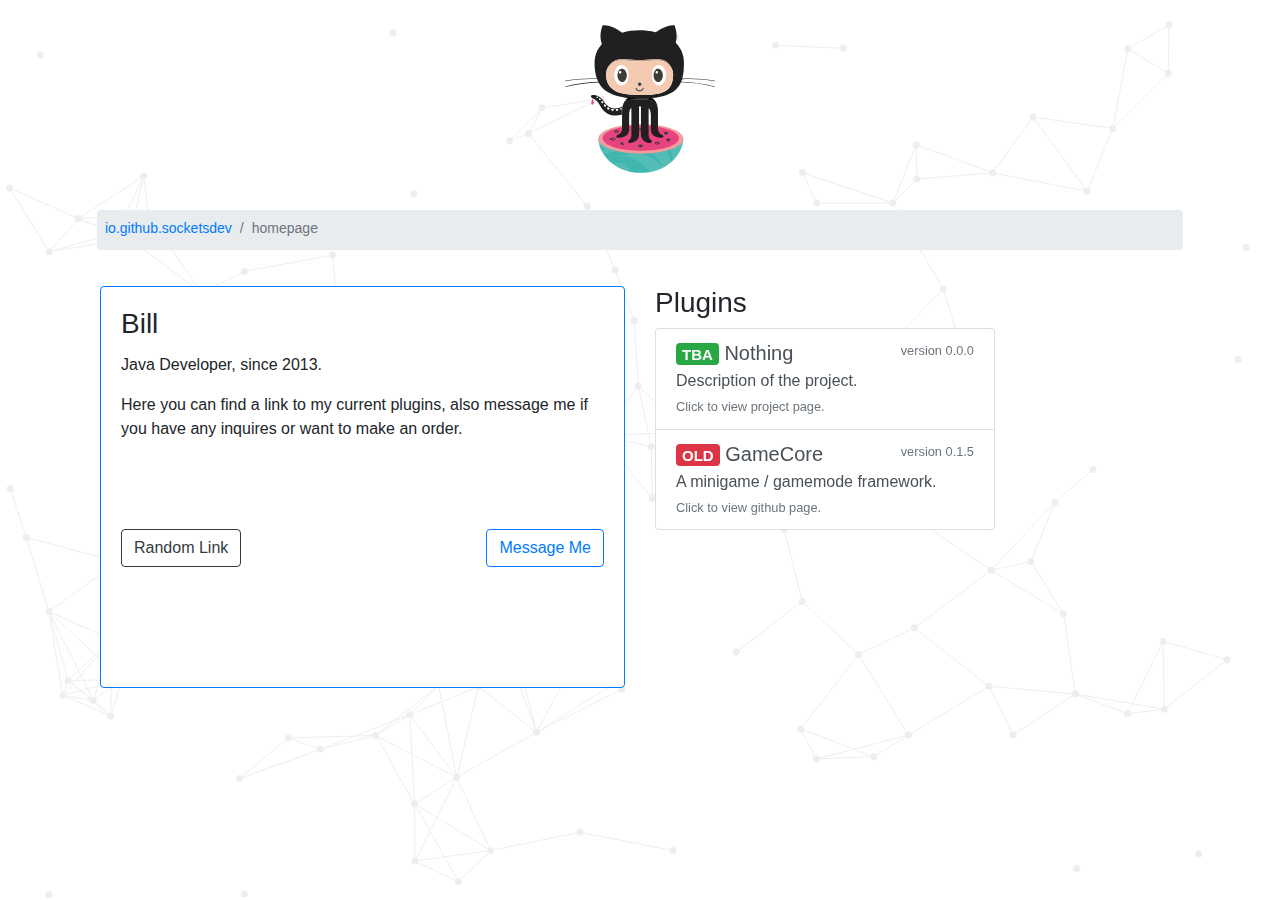
<file: index.html>
<html>
<head>
<!-- Latest compiled and minified CSS -->
<link rel="stylesheet" href="https://maxcdn.bootstrapcdn.com/bootstrap/4.0.0/css/bootstrap.min.css" integrity="sha384-Gn5384xqQ1aoWXA+058RXPxPg6fy4IWvTNh0E263XmFcJlSAwiGgFAW/dAiS6JXm" crossorigin="anonymous">

<!-- Latest compiled and minified JavaScript -->
<script src="https://cdn.polyfill.io/v2/polyfill.js"></script>
<!------ Include the above in your HEAD tag ---------->
<link rel="stylesheet" type="text/css" href="https://socketsdev.github.io/style.css">
<script src="https://ajax.googleapis.com/ajax/libs/jquery/3.3.1/jquery.min.js"></script>
</head>

<body>

<div class="container">

	<!-- I am aware that this source code is trash and ugly, I am not a web developer by any means -->

	<br>
        
        <div class="row">                
            <div class="iconmelon">
              <svg viewBox="0 0 32 32">
                <g filter="">
                  <use xlink:href="#git"></use>
                </g>
              </svg>
            </div>
        </div>

        <br>

<nav aria-label="breadcrumb">
  <ol class="breadcrumb">
    <li class="breadcrumb-item"><a href="index.html">io.github.socketsdev</a></li>
    <li class="breadcrumb-item active" aria-current="page">homepage</li>
  </ol>
</nav>

<div class="container h-110">
    <div class="row h-50 py-4">
        <div class="col-6">
            <div class="card h-100 border-primary">
                <div class="card-body">
                    <h3 class="card-title">Bill </h3><p>Java Developer, since 2013.</p>
                    <p class="card-text">
                    	Here you can find a link to my current plugins, also message me if you have any inquires or want to make an order.
                    	<br><br><br><br>
                    </p>
                    <a href="#" class="btn btn-outline-dark" onclick="randomlink()">Random Link</a>
                    <div style="float: right;"><a href="https://www.mc-market.org/conversations/add?to=Bill" class="btn btn-outline-primary">Message Me</a></div>
                </div>
            </div>
        </div>
        <div class="col-md-4">
            <div class="panel panel-default">
                <div class="panel-heading">
                    <h3 class="panel-title">
                        Plugins</h3>
                </div>
<div class="list-group">
	<a href="#project" class="list-group-item list-group-item-action flex-column align-items-start">
    <div class="d-flex w-100 justify-content-between">
      <h5 class="mb-1"><span class="badge badge-success">TBA</span> Nothing</h5>
      <small class="text-muted"> version 0.0.0</small>
    </div>
    <p class="mb-1">Description of the project.</p>
    <small class="text-muted">Click to view project page.</small>
  </a>
  <a href="https://github.com/SocketsDev/GameCore" class="list-group-item list-group-item-action flex-column align-items-start">
    <div class="d-flex w-100 justify-content-between">
      <h5 class="mb-1"><span class="badge badge-danger">OLD</span> GameCore</h5>
      <small class="text-muted"> version 0.1.5</small>
    </div>
    <p class="mb-1">A minigame / gamemode framework.</p>
    <small class="text-muted">Click to view github page.</small>
  </a>
</div>
            </div>
        </div>
    </div>
</div>

<div id="particles"></div>

<script type="text/javascript" src="https://socketsdev.github.io/script.js"></script>

<script>
<!--
/*
Random link button- By JavaScript Kit (http://javascriptkit.com)
Over 300+ free scripts!
This credit MUST stay intact for use
*/

//specify random links below. You can have as many as you want
var randomlinks=new Array()

randomlinks[0]="http://corndog.io/"
randomlinks[1]="http://tinytuba.com/"
randomlinks[2]="http://endless.horse/"
randomlinks[3]="http://isitwednesdaymydudes.ml/"
randomlinks[4]="http://ninjaflex.com/"
randomlinks[5]="http://randomcolour.com/";
randomlinks[6]="http://imaninja.com/";
randomlinks[7]="http://www.ismycomputeron.com/";
randomlinks[8]="https://crouton.net/";
randomlinks[9]="https://ms-paint-i.de/";

function randomlink(){
window.location=randomlinks[Math.floor(Math.random()*randomlinks.length)]
}
//-->
</script>

<svg id="svg-source" height="0" version="1.1" 
  xmlns="http://www.w3.org/2000/svg" style="position:absolute; margin-left: -100%" 
  xmlns:xlink="http://www.w3.org/1999/xlink">
  <g id="git" data-iconmelon="Iconmelon:c88d710192f240e49b7f92912997850e">
    <path fill="#40B7AE" d="M16.176,31.751c4.82,0,8.764-3.196,9.08-7.242H7.096C7.413,28.555,11.355,31.751,16.176,31.751z"></path>
    <g opacity="0.1">
      <path fill="#FFFFFF" d="M20.893,30.672c-0.006-0.014-0.013-0.026-0.019-0.04c-0.004,0.003-0.009,0.005-0.013,0.007
    	C20.871,30.65,20.883,30.66,20.893,30.672z"></path>
      <path fill="#FFFFFF" d="M25.251,24.514h-0.009c0,0.021,0,0.041,0,0.062C25.244,24.555,25.25,24.534,25.251,24.514z"></path>
      <path fill="#FFFFFF" d="M22.508,26.766c0.229,0.683,0.398,1.385,0.518,2.093c0.012,0.07,0.012,0.143,0.022,0.213
		c1.243-1.224,2.045-2.781,2.194-4.496c0-0.021,0-0.041,0-0.062h-3.72c0.057,0.107,0.123,0.21,0.177,0.319
		C22.015,25.456,22.289,26.103,22.508,26.766z"></path>
      <path fill="#FFFFFF" d="M19.32,29.158c-0.924-0.711-2-1.235-3.148-1.456c-0.725-0.141-1.47-0.167-2.205-0.086
		c-0.899,0.095-1.779,0.34-2.614,0.681c0.606-0.061,1.221-0.063,1.825,0.027c0.505,0.074,1.002,0.21,1.473,0.41
		c0.917,0.383,1.719,0.993,2.427,1.682c0.379,0.366,0.73,0.756,1.081,1.146c0.969-0.185,1.878-0.499,2.702-0.924
		C20.395,30.1,19.888,29.593,19.32,29.158z"></path>
      <path fill="#FFFFFF" d="M15.433,31.05c-0.008-0.012-0.023-0.034-0.032-0.045c0.078,0.246,0.167,0.488,0.258,0.729
		c0.093,0.005,0.185,0.01,0.278,0.012C15.759,31.521,15.59,31.29,15.433,31.05z"></path>
      <path fill="#FFFFFF" d="M13.057,25.795c0.88,0.164,1.765,0.308,2.632,0.528c0.622,0.16,1.237,0.362,1.815,0.645
		c0.494,0.239,0.961,0.538,1.379,0.896c0.373,0.315,0.707,0.677,1.002,1.067c0.321,0.429,0.6,0.89,0.836,1.372
		c0.054,0.108,0.106,0.218,0.153,0.329c0.628-0.324,1.205-0.712,1.722-1.152c-0.115-0.415-0.238-0.829-0.379-1.236
		c-0.308-0.895-0.676-1.768-1.115-2.604c-0.201-0.384-0.42-0.759-0.648-1.126h-2.55c0.124,0.318,0.243,0.639,0.346,0.964
		c-0.122-0.088-0.243-0.178-0.37-0.264c-0.384-0.264-0.791-0.49-1.207-0.7H8.873c0.443,0.225,0.899,0.426,1.369,0.587
		C11.157,25.416,12.106,25.618,13.057,25.795z"></path>
      <path fill="#FFFFFF" d="M12.222,26.922c0.104-0.012,0.207-0.019,0.309-0.038c-0.413-0.039-0.824-0.093-1.229-0.181
		c-1.553-0.324-3.019-1.06-4.202-2.118c0.034,0.38,0.105,0.75,0.201,1.112c0.245,0.326,0.512,0.637,0.839,0.88
		c0.093,0.072,0.194,0.131,0.292,0.194c-0.211,0.083-0.407,0.195-0.601,0.312c0.126,0.248,0.266,0.49,0.421,0.724
		c0.616-0.235,1.254-0.418,1.898-0.556C10.835,27.106,11.528,27.004,12.222,26.922z"></path>
      <path fill="#FFFFFF" d="M12.986,30.213c-0.216-0.195-0.467-0.354-0.742-0.451c-0.382-0.14-0.799-0.167-1.2-0.115
		c-0.271,0.034-0.531,0.124-0.777,0.243c1.036,0.756,2.271,1.315,3.633,1.614c-0.165-0.325-0.343-0.642-0.572-0.927
		C13.225,30.445,13.109,30.325,12.986,30.213z"></path>
      <path fill="#FFFFFF" d="M9.595,28.736c-0.212-0.032-0.426-0.034-0.64-0.023c0.076,0.085,0.155,0.167,0.235,0.248
		C9.323,28.882,9.454,28.798,9.595,28.736z"></path>
    </g>
    <path fill="#F39C9E" d="M25.25,24.503c0-1.737-4.064-3.155-9.077-3.155s-9.076,1.418-9.076,3.155c0,1.75,4.064,3.168,9.076,3.168
	C21.186,27.671,25.25,26.253,25.25,24.503z"></path>
    <path fill="#E9437F" d="M24.303,24.357c0-1.477-3.641-2.682-8.129-2.682c-4.489,0-8.129,1.205-8.129,2.682
	c0,1.486,3.64,2.69,8.129,2.69C20.662,27.049,24.303,25.846,24.303,24.357z"></path>
    <path fill="#3C3C3B" d="M21.541,24.598c0,0,0.497-0.226,0.82-0.142c0.334,0.086,0.168,0.377-0.197,0.303
	c0.338,0.112,0.102,0.38-0.232,0.294C21.607,24.969,21.541,24.598,21.541,24.598z"></path>
    <g>
      <path fill="#3C3C3B" d="M16.104,26.333l0.012-0.013c0.042-0.043,0.138-0.096,0.214-0.115l0.102-0.025
		c0.166-0.044,0.231-0.176,0.145-0.295c-0.086-0.121-0.29-0.183-0.456-0.14c-0.001,0-0.103,0.026-0.103,0.026
		c-0.077,0.021-0.206,0.025-0.287,0.015l-0.024-0.004c-0.081-0.011-0.122,0.017-0.087,0.062l0.349,0.483
		C16.001,26.374,16.063,26.376,16.104,26.333z"></path>
      <path fill="#3C3C3B" d="M15.614,26.134c0.04,0.054,0.124,0.085,0.197,0.076l-0.154-0.214
		C15.595,26.021,15.575,26.079,15.614,26.134z"></path>
    </g>
    <path fill="#3C3C3B" d="M19.816,25.689v-0.045c0-0.004,0.002-0.006,0.002-0.008c0.014-0.003,0.022-0.006,0.037-0.009
	c0.002,0.001,0.006,0.002,0.009,0.004l0.054,0.032c0.025,0.018,0.068,0.018,0.096,0l0.092-0.057c0.025-0.015,0.025-0.041,0-0.056
	l-0.055-0.032c-0.002-0.002-0.006-0.004-0.007-0.006c0.005-0.007,0.011-0.015,0.015-0.021c0.004,0,0.008,0,0.014,0h0.074
	c0.037,0,0.067-0.018,0.067-0.04v-0.078c0-0.022-0.03-0.04-0.067-0.04h-0.074c-0.006,0-0.01,0-0.014-0.001
	c-0.006-0.008-0.01-0.015-0.015-0.021c0.001-0.002,0.005-0.004,0.007-0.006l0.055-0.033c0.025-0.016,0.025-0.041,0-0.056
	l-0.092-0.057c-0.027-0.017-0.068-0.017-0.096,0l-0.054,0.032c-0.003,0.002-0.007,0.004-0.009,0.006
	c-0.015-0.004-0.023-0.008-0.037-0.01c0-0.002-0.002-0.004-0.002-0.008v-0.046c0-0.021-0.029-0.038-0.065-0.038h-0.132
	c-0.036,0-0.066,0.017-0.066,0.038v0.046c0,0.004,0,0.006-0.002,0.008c-0.012,0.002-0.023,0.006-0.037,0.01
	c-0.002-0.001-0.005-0.004-0.008-0.006l-0.056-0.032c-0.024-0.017-0.067-0.017-0.093,0l-0.094,0.057
	c-0.025,0.017-0.025,0.04,0,0.056l0.055,0.033c0.004,0.002,0.006,0.004,0.008,0.006c-0.006,0.006-0.012,0.015-0.016,0.021
	c-0.004,0.001-0.009,0.001-0.013,0.001h-0.077c-0.035,0-0.066,0.018-0.066,0.04v0.078c0,0.022,0.031,0.04,0.066,0.04h0.077
	c0.004,0,0.009,0,0.013,0c0.004,0.008,0.01,0.016,0.016,0.021c-0.002,0.002-0.004,0.004-0.008,0.006l-0.055,0.032
	c-0.025,0.017-0.025,0.041,0,0.056l0.094,0.057c0.024,0.018,0.067,0.018,0.093,0l0.056-0.032c0.003-0.002,0.006-0.003,0.008-0.004
	c0.014,0.003,0.025,0.006,0.037,0.009c0.002,0.002,0.002,0.004,0.002,0.008v0.045c0,0.022,0.03,0.041,0.066,0.041h0.132
	C19.787,25.73,19.816,25.713,19.816,25.689z M19.486,25.414c0-0.064,0.088-0.118,0.197-0.118c0.108,0,0.198,0.054,0.198,0.118
	s-0.09,0.119-0.198,0.119C19.574,25.533,19.486,25.479,19.486,25.414z"></path>
    <path fill="#3C3C3B" d="M16.109,22.757v-0.046c0-0.003,0.001-0.006,0.001-0.007c0.014-0.003,0.024-0.006,0.037-0.011
	c0.003,0.002,0.007,0.004,0.01,0.006l0.054,0.031c0.026,0.017,0.068,0.017,0.094,0l0.093-0.056c0.025-0.016,0.025-0.041,0-0.056
	l-0.055-0.032c-0.002-0.002-0.006-0.005-0.007-0.006c0.005-0.007,0.01-0.015,0.014-0.022c0.003,0,0.007,0,0.013,0h0.076
	c0.037,0,0.067-0.018,0.067-0.039v-0.08c0-0.021-0.03-0.039-0.067-0.039h-0.076c-0.006,0-0.01,0-0.013,0
	c-0.005-0.008-0.01-0.017-0.014-0.022c0.001-0.001,0.004-0.003,0.007-0.005l0.055-0.032c0.025-0.016,0.025-0.041,0-0.056
	l-0.093-0.057c-0.025-0.017-0.068-0.017-0.094,0l-0.054,0.033c-0.003,0.002-0.006,0.002-0.01,0.004
	c-0.013-0.004-0.023-0.007-0.037-0.01c0-0.002-0.001-0.005-0.001-0.007v-0.046c0-0.021-0.03-0.04-0.066-0.04h-0.132
	c-0.036,0-0.066,0.019-0.066,0.04v0.046c0,0.002,0,0.005-0.001,0.007c-0.012,0.003-0.023,0.006-0.037,0.01
	c-0.002-0.002-0.006-0.002-0.009-0.004l-0.055-0.033c-0.024-0.017-0.067-0.017-0.093,0l-0.093,0.057
	c-0.026,0.016-0.026,0.04,0,0.056l0.055,0.032c0.003,0.002,0.006,0.004,0.007,0.005c-0.006,0.008-0.01,0.017-0.015,0.022
	c-0.003,0-0.008,0-0.012,0h-0.077c-0.036,0-0.066,0.018-0.066,0.039v0.08c0,0.021,0.03,0.039,0.066,0.039h0.077
	c0.004,0,0.009,0,0.012,0c0.004,0.008,0.01,0.017,0.015,0.022c-0.001,0.001-0.004,0.003-0.007,0.006l-0.055,0.032
	c-0.026,0.016-0.026,0.04,0,0.056l0.093,0.056c0.026,0.017,0.069,0.017,0.093,0l0.055-0.031c0.003-0.002,0.006-0.004,0.009-0.006
	c0.013,0.005,0.024,0.008,0.037,0.011c0.001,0.001,0.001,0.004,0.001,0.007v0.046c0,0.022,0.031,0.04,0.066,0.04h0.132
	C16.08,22.797,16.109,22.779,16.109,22.757z M15.778,22.479c0-0.063,0.088-0.117,0.198-0.117c0.109,0,0.198,0.054,0.198,0.117
	c0,0.066-0.089,0.119-0.198,0.119C15.867,22.6,15.778,22.546,15.778,22.479z"></path>
    <path fill="#3C3C3B" d="M10.752,24.665c0.001-0.003,0.001-0.005,0.002-0.006c0.001-0.002,0.001-0.005,0.001-0.007
	c0.073-0.166-0.096-0.338-0.373-0.381c-0.277-0.043-1,0.172-1,0.172s0.456,0.4,0.731,0.445
	C10.39,24.932,10.678,24.832,10.752,24.665z M9.983,24.539c0.036-0.087,0.182-0.139,0.324-0.114c0.143,0.021,0.228,0.108,0.19,0.193
	s-0.183,0.137-0.324,0.114C10.031,24.711,9.946,24.623,9.983,24.539z"></path>
    <path fill="#3C3C3B" d="M12.61,25.641c0.001,0.049-0.03,0.076-0.068,0.103c0.002,0.021,0.023,0.05,0.038,0.065
	c0.004,0.006,0.01,0.01,0.014,0.017c-0.042-0.009-0.077-0.021-0.102-0.041c-0.005-0.005-0.013-0.009-0.017-0.015l0,0
	c0,0.027,0.021,0.051,0.033,0.073l0,0c-0.03-0.013-0.062-0.026-0.084-0.044c-0.009-0.007-0.018-0.014-0.027-0.021
	c-0.05,0-0.098,0-0.14-0.006c-0.245-0.032-0.411-0.119-0.482-0.254c-0.026-0.05-0.036-0.127-0.013-0.184
	c0.012-0.027,0.025-0.055,0.042-0.077c0.009-0.013,0.02-0.024,0.032-0.036c0.004-0.004,0.007-0.008,0.012-0.012
	c-0.001,0.014-0.007,0.027-0.002,0.042c0.003,0.013,0.002,0.024,0.006,0.036c0.011,0.029,0.025,0.056,0.047,0.078
	c0.011,0.011,0.023,0.027,0.039,0.035c0-0.016,0.005-0.028,0.012-0.039c0.025-0.041,0.07-0.066,0.139-0.082
	c-0.002,0.013-0.008,0.05,0.004,0.059c0.001-0.018,0.017-0.031,0.029-0.043c0.036-0.034,0.095-0.062,0.187-0.061
	c-0.003,0.004-0.008,0.009-0.011,0.014c-0.006,0.007-0.009,0.016-0.013,0.025c-0.001,0.004-0.006,0.014-0.003,0.019v-0.001
	c0.013-0.007,0.021-0.018,0.035-0.023c0.046-0.021,0.116-0.041,0.198-0.028c0.021,0.003,0.04,0.009,0.057,0.014l0,0
	c-0.009,0.003-0.015,0.009-0.023,0.013c-0.023,0.012-0.043,0.024-0.062,0.039c-0.062,0.047-0.101,0.09-0.128,0.157
	c-0.007,0.019-0.013,0.038-0.013,0.06c0.028-0.006,0.076-0.004,0.103,0c0.069,0.013,0.119,0.037,0.146,0.074
	c0.006,0.008,0.011,0.019,0.014,0.027C12.608,25.629,12.609,25.635,12.61,25.641z"></path>
    <path fill="#3C3C3B" d="M21.988,23.285c0-0.176-0.191-0.317-0.428-0.317c-0.129,0-0.244,0.042-0.322,0.106
	c-0.031,0.007-0.064,0.004-0.11-0.012c-0.051-0.019-0.094-0.051-0.128-0.096c0.014,0.112,0.062,0.209,0.137,0.266
	c-0.004,0.017-0.006,0.033-0.006,0.053c0,0.175,0.191,0.314,0.43,0.314C21.797,23.602,21.988,23.46,21.988,23.285"></path>
    <path fill="#3C3C3B" d="M11.153,23.197V23.15c0-0.002,0-0.004,0-0.006c0.014-0.004,0.025-0.006,0.037-0.01
	c0.003,0.001,0.007,0.004,0.009,0.004l0.055,0.033c0.026,0.016,0.068,0.016,0.094,0l0.093-0.057c0.025-0.016,0.025-0.041,0-0.057
	l-0.054-0.031c-0.003-0.002-0.006-0.004-0.007-0.006c0.005-0.008,0.01-0.016,0.014-0.022c0.003,0,0.007,0,0.013,0h0.076
	c0.037,0,0.067-0.019,0.067-0.039v-0.079c0-0.021-0.03-0.04-0.067-0.04h-0.076c-0.005,0-0.009,0-0.013-0.001
	c-0.005-0.007-0.01-0.015-0.014-0.021c0.001,0,0.004-0.004,0.007-0.004l0.054-0.033c0.025-0.016,0.025-0.041,0-0.057l-0.093-0.057
	c-0.026-0.016-0.068-0.016-0.094,0L11.2,22.702c-0.002,0.002-0.006,0.004-0.009,0.005c-0.012-0.003-0.023-0.007-0.037-0.009
	c0-0.003,0-0.005,0-0.009v-0.045c0-0.021-0.03-0.039-0.066-0.039h-0.132c-0.036,0-0.067,0.017-0.067,0.039v0.045
	c0,0.004,0,0.006-0.001,0.009c-0.012,0.002-0.024,0.006-0.037,0.009c-0.002-0.001-0.005-0.003-0.009-0.005l-0.055-0.033
	c-0.024-0.017-0.067-0.017-0.093,0L10.6,22.727c-0.026,0.016-0.026,0.039,0,0.056l0.054,0.032c0.003,0.002,0.006,0.004,0.007,0.006
	c-0.006,0.008-0.01,0.015-0.014,0.021c-0.004,0.001-0.008,0.001-0.012,0.001h-0.078c-0.036,0-0.066,0.018-0.066,0.04v0.079
	c0,0.021,0.03,0.039,0.066,0.039h0.078c0.004,0,0.008,0,0.012,0c0.004,0.008,0.009,0.016,0.014,0.021
	c-0.001,0.002-0.004,0.004-0.007,0.006L10.6,23.061c-0.026,0.017-0.026,0.041,0,0.057l0.093,0.057c0.026,0.016,0.069,0.016,0.093,0
	l0.055-0.033c0.003,0,0.006-0.002,0.009-0.004c0.013,0.004,0.024,0.006,0.037,0.01c0.001,0.002,0.001,0.004,0.001,0.006v0.047
	c0,0.021,0.031,0.041,0.067,0.041h0.132C11.123,23.238,11.153,23.221,11.153,23.197z M10.822,22.921
	c0-0.065,0.088-0.118,0.199-0.118c0.109,0,0.198,0.053,0.198,0.118s-0.089,0.119-0.198,0.119
	C10.91,23.04,10.822,22.986,10.822,22.921z"></path>
    <path fill="#202020" d="M8.035,0.278C8.46,0.204,8.892,0.284,9.304,0.394c1.042,0.295,1.982,0.855,2.879,1.448
	c1.724-0.475,3.54-0.593,5.317-0.412c0.621,0.067,1.24,0.171,1.848,0.326c0.779-0.51,1.594-0.984,2.48-1.28
	c0.492-0.158,1.018-0.283,1.537-0.198c0.469,1.174,0.621,2.505,0.256,3.729c0.508,0.511,0.936,1.106,1.23,1.765
	c0.369,0.814,0.53,1.713,0.522,2.605c-0.006,1.092-0.062,2.198-0.349,3.258c2.33-0.089,4.681,0.015,6.974,0.465
	c-0.006,0.03-0.019,0.09-0.022,0.12c-2.297-0.45-4.65-0.553-6.986-0.46c-0.061,0.192-0.124,0.382-0.199,0.569
	c2.412,0.08,4.828,0.365,7.156,1.014c-0.008,0.029-0.024,0.087-0.032,0.117c-2.335-0.646-4.758-0.934-7.177-1.009
	c-0.242,0.548-0.581,1.056-1.014,1.472c-0.605,0.588-1.367,0.992-2.158,1.269c-0.961,0.333-1.969,0.512-2.979,0.606
	c-1.104,0.047-2.209,0.043-3.315,0.041c-0.44-0.007-0.881-0.004-1.321-0.032c-0.258-0.041-0.521,0.004-0.778-0.039
	c-1.371-0.174-2.754-0.494-3.957-1.199c-0.862-0.501-1.59-1.233-2.059-2.115c-2.383,0.082-4.771,0.368-7.072,1.006
	c-0.008-0.029-0.024-0.088-0.032-0.117c2.291-0.639,4.667-0.924,7.041-1.01C7,12.141,6.916,11.948,6.839,11.751
	c-2.279-0.081-4.575,0.028-6.816,0.467c-0.005-0.03-0.017-0.09-0.022-0.12c2.233-0.439,4.521-0.548,6.792-0.472
	c-0.296-0.852-0.43-1.753-0.467-2.652C6.295,8.331,6.3,7.679,6.435,7.046c0.205-1.038,0.72-2.003,1.438-2.777
	C7.39,2.984,7.533,1.534,8.035,0.278 M10.606,7.814c-0.5,0.221-0.888,0.627-1.212,1.056c-0.369,0.506-0.637,1.117-0.628,1.752
	c-0.021,0.89,0.152,1.821,0.672,2.561c0.446,0.644,1.131,1.085,1.857,1.353c1.024,0.38,2.123,0.499,3.207,0.557
	c1.026,0.048,2.055,0.036,3.081,0.012c1.036-0.039,2.09-0.111,3.076-0.453c0.672-0.231,1.303-0.637,1.711-1.229
	c0.479-0.684,0.653-1.532,0.69-2.354c0-0.171,0.032-0.346-0.006-0.516c0.014-0.561-0.229-1.1-0.531-1.561
	c-0.369-0.522-0.834-1.018-1.446-1.245c-0.675-0.256-1.41-0.263-2.121-0.229c-0.517,0.001-1.029,0.066-1.543,0.089
	c-1.011,0.078-2.028,0.074-3.037,0c-0.741-0.047-1.481-0.117-2.225-0.092C11.625,7.519,11.09,7.6,10.606,7.814z"></path>
    <path fill="#202020" d="M5.689,15.222c0.281-0.113,0.597-0.088,0.885-0.022c0.561,0.138,1.05,0.49,1.416,0.93
	c0.227,0.265,0.375,0.587,0.598,0.854c0.385,0.49,0.934,0.859,1.552,0.971c0.687,0.132,1.391-0.033,2.024-0.305
	c-0.023,0.082-0.042,0.164-0.057,0.248c-0.125,0.006-0.301,0.035-0.317,0.189c-0.003,0.146,0.168,0.163,0.275,0.186
	c-0.021,0.371-0.023,0.744,0.025,1.11c-0.826,0.159-1.701,0.222-2.513-0.046c-0.674-0.215-1.256-0.674-1.656-1.254
	c-0.332-0.475-0.552-1.023-0.932-1.466c-0.237-0.284-0.541-0.507-0.872-0.668c-0.211-0.115-0.45-0.228-0.571-0.447
	C5.481,15.386,5.578,15.261,5.689,15.222 M6.766,15.525c-0.169,0.155,0.227,0.372,0.293,0.164
	C7.059,15.552,6.881,15.466,6.766,15.525 M7.334,15.876c-0.246,0.104,0.092,0.482,0.259,0.308
	C7.671,16.032,7.49,15.852,7.334,15.876 M7.836,16.465c-0.202,0.146,0.064,0.54,0.278,0.406C8.254,16.705,8.042,16.392,7.836,16.465
	 M8.358,17.204c-0.143,0.192,0.146,0.511,0.352,0.387C8.879,17.4,8.563,17.055,8.358,17.204 M9.042,17.855
	c-0.19,0.231,0.316,0.52,0.439,0.259C9.517,17.9,9.211,17.736,9.042,17.855 M9.972,18.136c-0.092,0.031-0.136,0.155-0.066,0.23
	c0.113,0.144,0.415,0.172,0.483-0.026C10.391,18.143,10.126,18.066,9.972,18.136 M10.974,18.157
	c-0.072,0.028-0.142,0.103-0.121,0.187c0.079,0.217,0.499,0.199,0.52-0.044C11.336,18.131,11.111,18.098,10.974,18.157z"></path>
    <path fill="#202020" d="M12.795,16.384c0.558-0.21,1.157-0.26,1.747-0.292c0.77-0.038,1.542-0.049,2.312-0.025
	c0.767,0.039,1.595,0.158,2.191,0.685c0.325,0.271,0.514,0.656,0.725,1.014c0.047,0.232,0.054,0.474,0.061,0.709
	c0.002,1.026,0,2.053,0.002,3.077c0.02,0.416-0.062,0.851,0.096,1.248c0.129,0.351,0.375,0.668,0.719,0.826
	c0.15,0.065,0.308,0.161,0.355,0.327c0.027,0.083-0.027,0.162-0.072,0.227c-0.098,0.045-0.201,0.082-0.31,0.08
	c-0.423,0.002-0.851-0.057-1.244-0.212c-0.308-0.125-0.593-0.321-0.782-0.598c-0.193-0.278-0.273-0.619-0.279-0.953
	c-0.006-0.377,0-0.754-0.002-1.131c0-0.608,0-1.218,0-1.824c0-0.319-0.028-0.64-0.112-0.946c-0.066-0.229-0.159-0.466-0.353-0.617
	c-0.024,1.115-0.004,2.233-0.012,3.352c0,0.659,0.004,1.318-0.002,1.979c-0.008,0.394,0.018,0.809,0.216,1.157
	c0.087,0.163,0.253,0.255,0.392,0.366c0.059,0.104,0.104,0.227,0.059,0.343c-0.032,0.097-0.123,0.15-0.207,0.196
	c-0.079,0.018-0.159,0.027-0.238,0.037c-0.455-0.062-0.896-0.242-1.259-0.526c-0.228-0.185-0.412-0.425-0.508-0.702
	c-0.082-0.225-0.095-0.466-0.093-0.701c0.006-0.734,0.001-1.471,0.003-2.205c-0.003-1.162,0.006-2.322,0.001-3.484
	c0.018-0.152-0.137-0.273-0.281-0.219c-0.117,0.027-0.121,0.164-0.12,0.26c0.004,1.148-0.001,2.299-0.001,3.447
	c0,0.705-0.001,1.412,0,2.117c0.033,0.549-0.149,1.125-0.582,1.482c-0.411,0.342-0.942,0.533-1.475,0.539l-0.02-0.009
	c-0.08-0.04-0.176-0.072-0.212-0.162c-0.064-0.14-0.007-0.294,0.064-0.418c0.14-0.123,0.323-0.199,0.423-0.362
	c0.147-0.229,0.164-0.51,0.168-0.771c0-0.781,0-1.562,0-2.344c-0.007-1.138,0.013-2.273-0.01-3.41
	c-0.361,0.267-0.413,0.76-0.456,1.172c-0.023,0.761-0.004,1.521-0.011,2.279c-0.001,0.369,0.003,0.738-0.001,1.107
	c-0.005,0.325-0.082,0.656-0.265,0.93c-0.186,0.284-0.473,0.487-0.784,0.615c-0.471,0.189-0.988,0.238-1.492,0.208
	c-0.086-0.049-0.201-0.103-0.2-0.218c-0.005-0.202,0.189-0.319,0.356-0.381c0.419-0.162,0.77-0.529,0.842-0.981
	c0.05-0.356,0.016-0.718,0.025-1.075c0.001-0.746,0-1.49,0-2.236c0.015-0.588-0.005-1.18,0.092-1.764
	c0.091-0.435,0.277-0.845,0.531-1.208L12.795,16.384z"></path>
    <g id="_x23_c49b86ff">
      <path fill="#C49C87" d="M10.606,7.814C11.09,7.6,11.625,7.519,12.15,7.517c0.744-0.025,1.484,0.045,2.225,0.092
		c1.009,0.074,2.026,0.078,3.037,0c0.514-0.023,1.027-0.088,1.543-0.089c0.711-0.034,1.447-0.027,2.121,0.229
		c0.613,0.227,1.078,0.723,1.447,1.245c0.303,0.461,0.543,1,0.529,1.561c-0.074-0.27-0.138-0.545-0.26-0.8
		c-0.223-0.486-0.562-0.912-0.957-1.27c-0.554-0.517-1.339-0.668-2.074-0.677c-1.173-0.01-2.335,0.187-3.506,0.208
		c-1.002,0.028-2-0.079-2.997-0.159c-0.596-0.042-1.196-0.079-1.791-0.001c-0.486,0.062-0.974,0.219-1.359,0.53
		C9.764,8.67,9.465,9.013,9.229,9.393c-0.239,0.373-0.368,0.8-0.463,1.229C8.757,9.988,9.025,9.377,9.394,8.871
		C9.719,8.441,10.106,8.036,10.606,7.814z"></path>
    </g>
    <g id="_x23_f4cab1ff">
      <path fill="#F4CBB2" d="M11.47,7.856c0.594-0.078,1.195-0.041,1.791,0.001c0.997,0.08,1.995,0.187,2.997,0.159
		c1.172-0.021,2.333-0.218,3.506-0.208c0.735,0.008,1.521,0.16,2.074,0.677c0.395,0.358,0.735,0.784,0.957,1.27
		c0.122,0.254,0.186,0.53,0.26,0.8c0.039,0.169,0.008,0.344,0.006,0.516c-0.035,0.822-0.209,1.669-0.689,2.354
		c-0.408,0.592-1.039,0.998-1.711,1.229c-0.986,0.342-2.04,0.414-3.076,0.453c-1.025,0.024-2.054,0.036-3.081-0.012
		c-1.084-0.058-2.182-0.177-3.207-0.557c-0.726-0.268-1.411-0.709-1.857-1.353c-0.52-0.74-0.693-1.671-0.672-2.561
		c0.095-0.429,0.224-0.856,0.463-1.229c0.236-0.38,0.535-0.723,0.881-1.006C10.496,8.076,10.983,7.919,11.47,7.856 M11.736,8.825
		c-0.4,0.125-0.699,0.459-0.886,0.823c-0.295,0.588-0.357,1.28-0.222,1.921c0.106,0.483,0.337,0.964,0.741,1.267
		c0.283,0.217,0.671,0.299,1.011,0.183c0.409-0.136,0.707-0.488,0.89-0.866c0.285-0.603,0.336-1.305,0.181-1.95
		c-0.114-0.459-0.345-0.911-0.733-1.197C12.442,8.799,12.069,8.719,11.736,8.825 M19.73,8.822c-0.41,0.123-0.715,0.466-0.902,0.838
		c-0.301,0.609-0.355,1.326-0.199,1.983c0.115,0.47,0.355,0.933,0.758,1.217c0.291,0.21,0.687,0.274,1.023,0.142
		c0.4-0.153,0.689-0.511,0.865-0.893c0.272-0.612,0.313-1.32,0.143-1.966c-0.119-0.444-0.354-0.877-0.734-1.149
		C20.414,8.797,20.055,8.723,19.73,8.822 M15.757,12.501c-0.253,0.123-0.255,0.531-0.002,0.655c0.235,0.145,0.571-0.054,0.554-0.331
		C16.319,12.554,15.99,12.362,15.757,12.501 M15.162,13.613c-0.066,0.007-0.121,0.084-0.096,0.148
		c0.094,0.304,0.366,0.54,0.675,0.604c0.438,0.104,0.929-0.172,1.059-0.605c0.038-0.107-0.114-0.201-0.194-0.12
		c-0.084,0.141-0.15,0.302-0.299,0.389c-0.304,0.217-0.777,0.11-0.951-0.222C15.303,13.734,15.278,13.594,15.162,13.613z"></path>
    </g>
    <g id="_x23_ffffffff">
      <path fill="#FFFFFF" d="M11.736,8.825c0.333-0.106,0.706-0.026,0.982,0.181c0.388,0.286,0.619,0.737,0.733,1.197
		c0.155,0.645,0.104,1.347-0.181,1.95c-0.183,0.378-0.481,0.729-0.89,0.866c-0.34,0.116-0.729,0.035-1.011-0.183
		c-0.404-0.303-0.635-0.783-0.741-1.267c-0.135-0.641-0.073-1.333,0.222-1.921C11.038,9.284,11.336,8.95,11.736,8.825 M11.954,9.56
		c-0.255,0.089-0.444,0.304-0.565,0.539c-0.197,0.388-0.238,0.845-0.153,1.268c0.064,0.305,0.203,0.605,0.44,0.813
		c0.171,0.152,0.411,0.236,0.64,0.19c0.267-0.049,0.479-0.248,0.616-0.473c0.234-0.391,0.292-0.871,0.213-1.315
		c-0.064-0.342-0.22-0.685-0.501-0.901C12.452,9.531,12.185,9.477,11.954,9.56z"></path>
      <path fill="#FFFFFF" d="M19.73,8.822c0.322-0.099,0.684-0.024,0.953,0.172c0.381,0.272,0.614,0.705,0.733,1.149
		c0.172,0.646,0.131,1.354-0.144,1.966c-0.174,0.382-0.463,0.74-0.864,0.893c-0.339,0.133-0.732,0.068-1.023-0.142
		c-0.401-0.284-0.643-0.748-0.758-1.217c-0.155-0.657-0.103-1.374,0.199-1.983C19.016,9.288,19.32,8.944,19.73,8.822 M19.654,9.557
		c-0.236,0.08-0.418,0.269-0.539,0.48c-0.197,0.348-0.26,0.764-0.213,1.158c0.039,0.339,0.166,0.678,0.406,0.926
		c0.17,0.177,0.418,0.29,0.666,0.253c0.282-0.037,0.512-0.246,0.653-0.483c0.229-0.386,0.288-0.856,0.215-1.294
		c-0.062-0.347-0.218-0.695-0.502-0.915C20.15,9.533,19.885,9.477,19.654,9.557z"></path>
      <path fill="#FFFFFF" d="M11.612,10.066c0.164-0.113,0.415,0.002,0.435,0.2c0.04,0.206-0.191,0.391-0.384,0.308
		C11.449,10.504,11.418,10.178,11.612,10.066z"></path>
      <path fill="#FFFFFF" d="M19.482,10.069c0.172-0.073,0.379,0.091,0.343,0.275c-0.019,0.186-0.261,0.286-0.405,0.168
		C19.26,10.404,19.3,10.128,19.482,10.069z"></path>
    </g>
    <g id="_x23_ac5c51ff">
      <path fill="#3C3C3B" d="M11.954,9.56c0.231-0.083,0.498-0.029,0.69,0.121c0.282,0.216,0.437,0.559,0.501,0.901
		c0.079,0.444,0.021,0.925-0.213,1.315c-0.137,0.225-0.35,0.424-0.616,0.473c-0.229,0.046-0.469-0.038-0.64-0.19
		c-0.237-0.208-0.376-0.509-0.44-0.813c-0.085-0.423-0.044-0.88,0.153-1.268C11.509,9.863,11.699,9.648,11.954,9.56 M11.612,10.066
		c-0.194,0.112-0.163,0.438,0.051,0.508c0.193,0.083,0.424-0.103,0.384-0.308C12.027,10.068,11.776,9.953,11.612,10.066z"></path>
      <path fill="#3C3C3B" d="M19.654,9.557c0.229-0.08,0.496-0.024,0.688,0.126c0.284,0.22,0.439,0.568,0.502,0.915
		c0.073,0.438,0.016,0.909-0.215,1.294c-0.143,0.237-0.371,0.446-0.654,0.483c-0.248,0.037-0.496-0.077-0.666-0.253
		c-0.24-0.248-0.365-0.587-0.406-0.926c-0.045-0.395,0.017-0.81,0.214-1.158C19.236,9.826,19.418,9.637,19.654,9.557 M19.482,10.069
		c-0.184,0.06-0.224,0.335-0.062,0.443c0.145,0.118,0.389,0.018,0.405-0.168C19.861,10.16,19.654,9.996,19.482,10.069z"></path>
      <path fill="#3C3C3B" d="M15.757,12.501c0.232-0.14,0.562,0.053,0.552,0.325c0.017,0.276-0.319,0.475-0.554,0.331
		C15.502,13.032,15.504,12.625,15.757,12.501z"></path>
      <path fill="#3C3C3B" d="M15.162,13.613c0.116-0.019,0.141,0.122,0.193,0.195c0.174,0.332,0.647,0.439,0.951,0.222
		c0.149-0.086,0.215-0.248,0.299-0.389c0.08-0.082,0.232,0.012,0.194,0.12c-0.13,0.433-0.62,0.708-1.059,0.605
		c-0.31-0.064-0.581-0.301-0.675-0.604C15.042,13.697,15.096,13.62,15.162,13.613z"></path>
    </g>
    <path fill="#FFFFFF" d="M6.766,15.525c0.115-0.059,0.293,0.027,0.293,0.164C6.993,15.896,6.597,15.68,6.766,15.525z"></path>
    <path fill="#FFFFFF" d="M7.334,15.876c0.156-0.024,0.337,0.156,0.259,0.308C7.426,16.358,7.088,15.98,7.334,15.876z"></path>
    <path fill="#E9437F" d="M5.614,16.766c0.083-0.299,0.171-0.596,0.255-0.894c0.084,0.296,0.172,0.592,0.254,0.889
	c0.03,0.113,0.03,0.249-0.045,0.345c-0.084,0.097-0.242,0.121-0.348,0.047C5.601,17.074,5.574,16.898,5.614,16.766z"></path>
    <path fill="#FFFFFF" d="M7.836,16.465c0.206-0.073,0.418,0.24,0.278,0.406C7.901,17.005,7.634,16.611,7.836,16.465z"></path>
    <path fill="#FFFFFF" d="M8.358,17.204c0.205-0.149,0.521,0.196,0.352,0.387C8.504,17.715,8.216,17.396,8.358,17.204z"></path>
    <path fill="#FFFFFF" d="M9.042,17.855c0.169-0.119,0.475,0.045,0.439,0.259C9.358,18.375,8.851,18.088,9.042,17.855z"></path>
    <path fill="#FFFFFF" d="M11.79,18.089c0.016-0.153,0.192-0.185,0.317-0.19c-0.018,0.125-0.033,0.25-0.042,0.377
	C11.958,18.252,11.786,18.234,11.79,18.089z"></path>
    <path fill="#FFFFFF" d="M9.972,18.136c0.154-0.069,0.418,0.007,0.417,0.204c-0.068,0.198-0.37,0.17-0.483,0.026
	C9.836,18.291,9.88,18.167,9.972,18.136z"></path>
    <path fill="#FFFFFF" d="M10.974,18.157c0.137-0.06,0.362-0.026,0.398,0.143c-0.021,0.243-0.441,0.261-0.52,0.044
	C10.833,18.26,10.902,18.188,10.974,18.157z"></path>
    <path fill="#010202" d="M12.795,16.384c0.163-0.224,0.365-0.42,0.593-0.577c0.188,0.008,0.375,0.007,0.562-0.003
	c0.44,0.027,0.881,0.025,1.321,0.032c1.105,0.002,2.209,0.007,3.315-0.041c0.652,0.446,1.091,1.188,1.184,1.969
	c-0.211-0.356-0.398-0.742-0.725-1.014c-0.597-0.527-1.425-0.646-2.191-0.685c-0.771-0.024-1.542-0.012-2.312,0.025
	C13.952,16.124,13.353,16.173,12.795,16.384z"></path>
    <path fill="#010202" d="M12.164,17.65c0.024-0.015,0.073-0.043,0.097-0.058c-0.098,0.583-0.078,1.175-0.092,1.765l-0.079,0.026
	c-0.049-0.366-0.046-0.739-0.025-1.11c0.009-0.125,0.024-0.25,0.042-0.375C12.122,17.814,12.141,17.732,12.164,17.65z"></path>
  </g>
</svg>

</body>

</html>
</file>
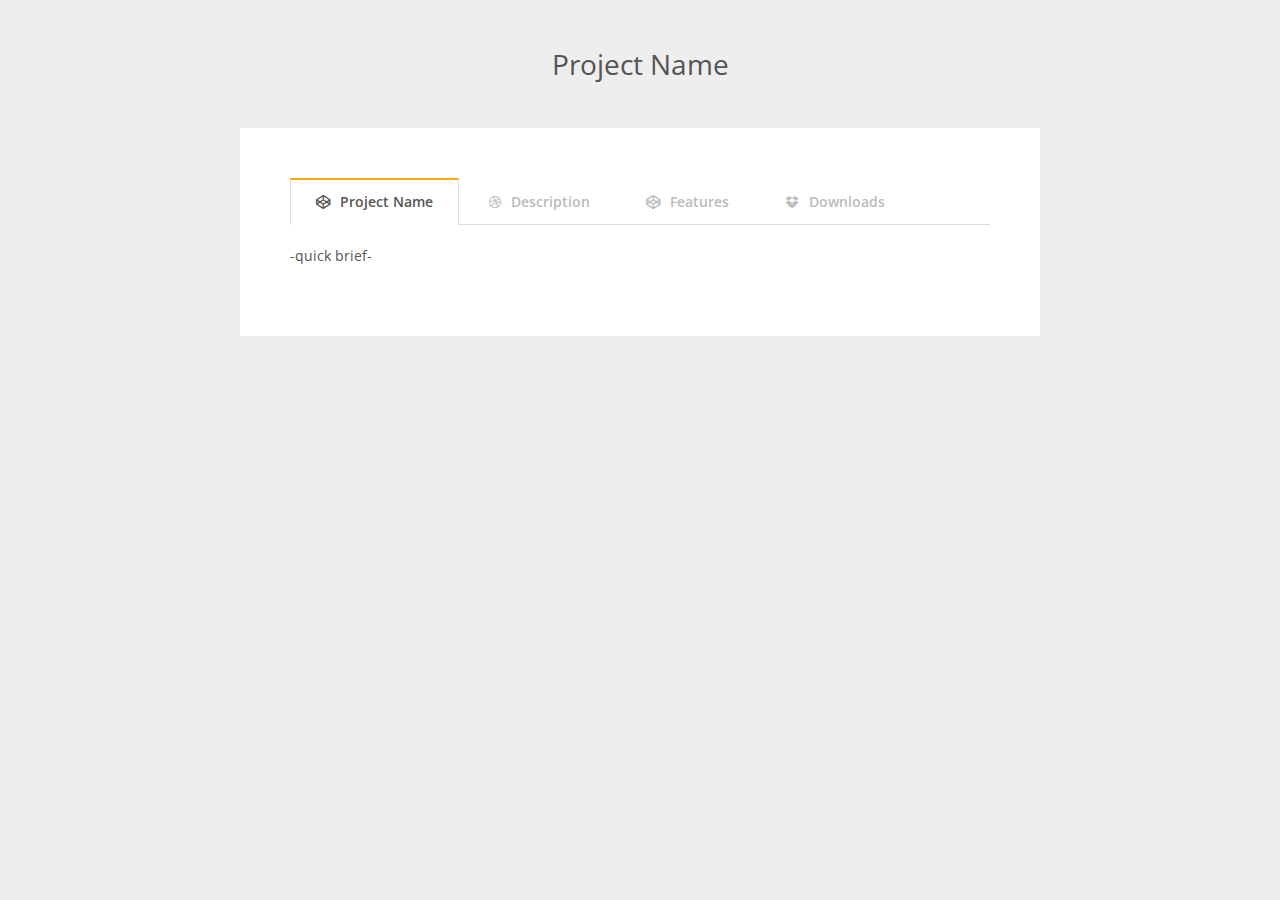
<file: project-template/index.html>
<html>

<head>
    <link rel="stylesheet" type="text/css" href="style.css">
    <title>HCSG</title>
</head>

<body>

<h1>Project Name</h1>

<main>
  
  <input id="tab1" type="radio" name="tabs" checked>
  <label for="tab1">Project Name</label>
    
  <input id="tab2" type="radio" name="tabs">
  <label for="tab2">Description</label>
    
  <input id="tab4" type="radio" name="tabs">
  <label for="tab4">Features</label>

  <input id="tab3" type="radio" name="tabs">
  <label for="tab3">Downloads</label>
    
  <section id="content1">
    <p>
      -quick brief-
    </p>
  </section>
    
  <section id="content2">
    <p>
      -full description of project-
    </p>
  </section>
    
  <section id="content4">
    <p>
      Here is a list of all features in PROJECT.
    </p>
<ul>
  <li>Feature 1</li>
  <li>Feature 2</li>
  <li>Feature 3</li>
</ul>  
  </section>

    <section id="content3">
    <p>
      Download the latest version of FILE now.<br>
      Requires: <strong>GameCore (0.1.3)</strong>
    </p>
<table>
  <tr>
    <th>File</th>
    <th>Version</th>
    <th>Download</th>
  </tr>
  <tr>
    <td>File</td>
    <td>0.0</td>
    <td><a href="#">File.jar</a></td>
  </tr>
</table>
  </section>
    
</main>

</body>

</html>
</file>
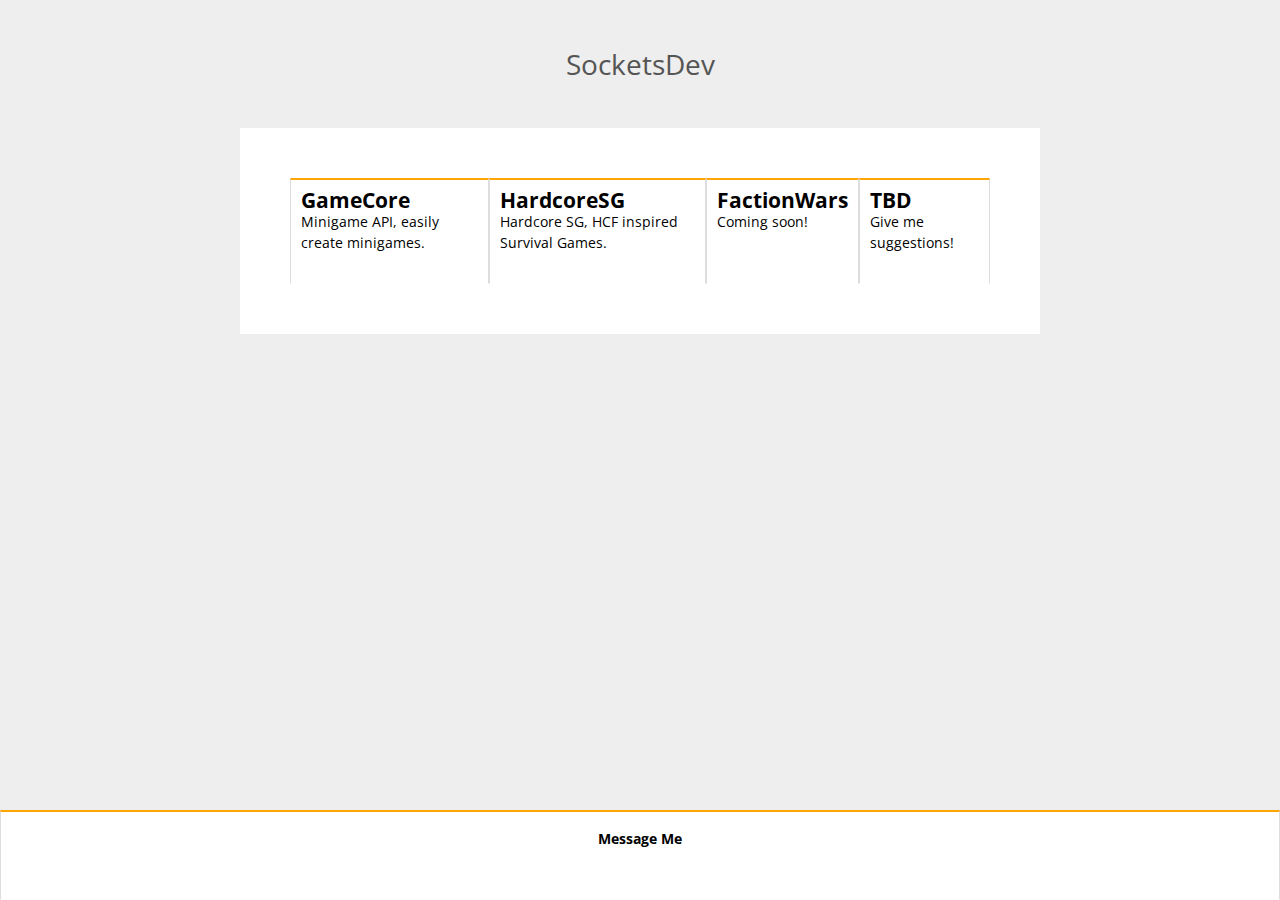
<file: project-template/home.html>
<html>

<head>
    <link rel="stylesheet" type="text/css" href="style.css">
    <title>SocketsDev</title>

<style>
@import url('https://fonts.googleapis.com/css?family=Open+Sans:400,600,700');
@import url('https://netdna.bootstrapcdn.com/font-awesome/4.1.0/css/font-awesome.css');

*, *:before, *:after {
  margin: 0;
  padding: 0;
  box-sizing: border-box;
}

html, body {
  height: 100%;
}

body {
  font: 14px/1 'Open Sans', sans-serif;
  color: #555;
  background: #eee;
}

h1 {
  padding: 50px 0;
  font-weight: 400;
  text-align: center;
}

p {
  margin: 0 0 20px;
  line-height: 1.5;
}

main {
  min-width: 320px;
  max-width: 800px;
  padding: 50px;
  margin: 0 auto;
  background: #fff;
}

section {
  display: none;
  padding: 20px 0 0;
  border-top: 1px solid #ddd;
}

input {
  display: none;
}

label {
  display: inline-block;
  margin: 0 0 -1px;
  padding: 15px 25px;
  font-weight: 600;
  text-align: center;
  color: #bbb;
  border: 1px solid transparent;
}

label:before {
  font-family: fontawesome;
  font-weight: normal;
  margin-right: 10px;
}

label[for*='1']:before { content: '\f1cb'; }
label[for*='2']:before { content: '\f17d'; }
label[for*='3']:before { content: '\f16b'; }
label[for*='4']:before { content: '\f1cb'; }

label:hover {
  color: #888;
  cursor: pointer;
}

input:checked + label {
  color: #555;
  border: 1px solid #ddd;
  border-top: 2px solid orange;
  border-bottom: 1px solid #fff;
}

#tab1:checked ~ #content1,
#tab2:checked ~ #content2,
#tab3:checked ~ #content3,
#tab4:checked ~ #content4 {
  display: block;
}

@media screen and (max-width: 650px) {
  label {
    font-size: 0;
  }
  label:before {
    margin: 0;
    font-size: 18px;
  }
}

@media screen and (max-width: 400px) {
  label {
    padding: 15px;
  }
}

table {
    border-collapse: collapse;
    width: 100%;
}

th, td {
    padding: 8px;
    text-align: left;
    border-bottom: 1px solid #ddd;
}

tr:hover{background-color:#f5f5f5}

* {
    box-sizing: border-box;
}

html {
  height: 100%;
}

.col-container {
    display: table;
    width: 100%;
}
.col {
    display: table-cell;
    padding: 10px;
}

@media only screen and (max-width: 600px) {
    .col { 
        display: block;
        width: 100%;
    }
}

.button {
  color: #555;
  border: 1px solid #ddd;
  border-top: 2px solid orange;
  border-bottom: 1px solid #fff;
}

.button:hover {background-color: #f5f5f5; cursor: pointer;}

.button:active {
  background-color: #e5e5e5;
}
.footer {
  position: absolute;
  right: 0;
  bottom: 0;
  left: 0;
  padding: 1rem;
  text-align: center;
  color: #555;
  border: 1px solid #ddd;
  border-top: 2px solid orange;
  border-bottom: 1px solid #fff;
  background-color: #fff;
}

a {
    color: black;
}

a:link {
    text-decoration: none;
}

a:visited {
    text-decoration: none;
}
</style>
</head>

<body>

<h1>SocketsDev</h1>

<main>

<div class="col-container">
  <div class="col button" type="radio" name="tabs"><a href="https://socketsdev.github.io/GameCore/">
    <h2>GameCore</h2>
    <p>Minigame API, easily create minigames.</p>
 </a></div></a>

   <div class="col button" type="radio" name="tabs"><a href="hcsg/index.html">
    <h2>HardcoreSG</h2>
    <p>Hardcore SG, HCF inspired Survival Games.</p>
  </a></div>

  <div class="col button" type="radio" name="tabs"><a href="#">
    <h2>FactionWars</h2>
    <p>Coming soon!</p>
  </a></div>

  <div class="col button" type="radio" name="tabs"><a href="#">
    <h2>TBD</h2>
    <p>Give me suggestions!</p>
  </a></div>
</div>
    
</main>

<div class="footer">
<font color="white">
<p><strong><a href="#">Message Me</a></strong></p><br>
</font>
</div>

</body>

</html>
</file>
<file: project-template/style.css>
@import url('https://fonts.googleapis.com/css?family=Open+Sans:400,600,700');
@import url('https://netdna.bootstrapcdn.com/font-awesome/4.1.0/css/font-awesome.css');

*, *:before, *:after {
  margin: 0;
  padding: 0;
  box-sizing: border-box;
}

html, body {
  height: 100%;
}

body {
  font: 14px/1 'Open Sans', sans-serif;
  color: #555;
  background: #eee;
}

h1 {
  padding: 50px 0;
  font-weight: 400;
  text-align: center;
}

p {
  margin: 0 0 20px;
  line-height: 1.5;
}

main {
  min-width: 320px;
  max-width: 800px;
  padding: 50px;
  margin: 0 auto;
  background: #fff;
}

section {
  display: none;
  padding: 20px 0 0;
  border-top: 1px solid #ddd;
}

input {
  display: none;
}

label {
  display: inline-block;
  margin: 0 0 -1px;
  padding: 15px 25px;
  font-weight: 600;
  text-align: center;
  color: #bbb;
  border: 1px solid transparent;
}

label:before {
  font-family: fontawesome;
  font-weight: normal;
  margin-right: 10px;
}

label[for*='1']:before { content: '\f1cb'; }
label[for*='2']:before { content: '\f17d'; }
label[for*='3']:before { content: '\f16b'; }
label[for*='4']:before { content: '\f1cb'; }

label:hover {
  color: #888;
  cursor: pointer;
}

input:checked + label {
  color: #555;
  border: 1px solid #ddd;
  border-top: 2px solid orange;
  border-bottom: 1px solid #fff;
}

#tab1:checked ~ #content1,
#tab2:checked ~ #content2,
#tab3:checked ~ #content3,
#tab4:checked ~ #content4 {
  display: block;
}

@media screen and (max-width: 650px) {
  label {
    font-size: 0;
  }
  label:before {
    margin: 0;
    font-size: 18px;
  }
}

@media screen and (max-width: 400px) {
  label {
    padding: 15px;
  }
}

table {
    border-collapse: collapse;
    width: 100%;
}

th, td {
    padding: 8px;
    text-align: left;
    border-bottom: 1px solid #ddd;
}

tr:hover{background-color:#f5f5f5}
</file>
